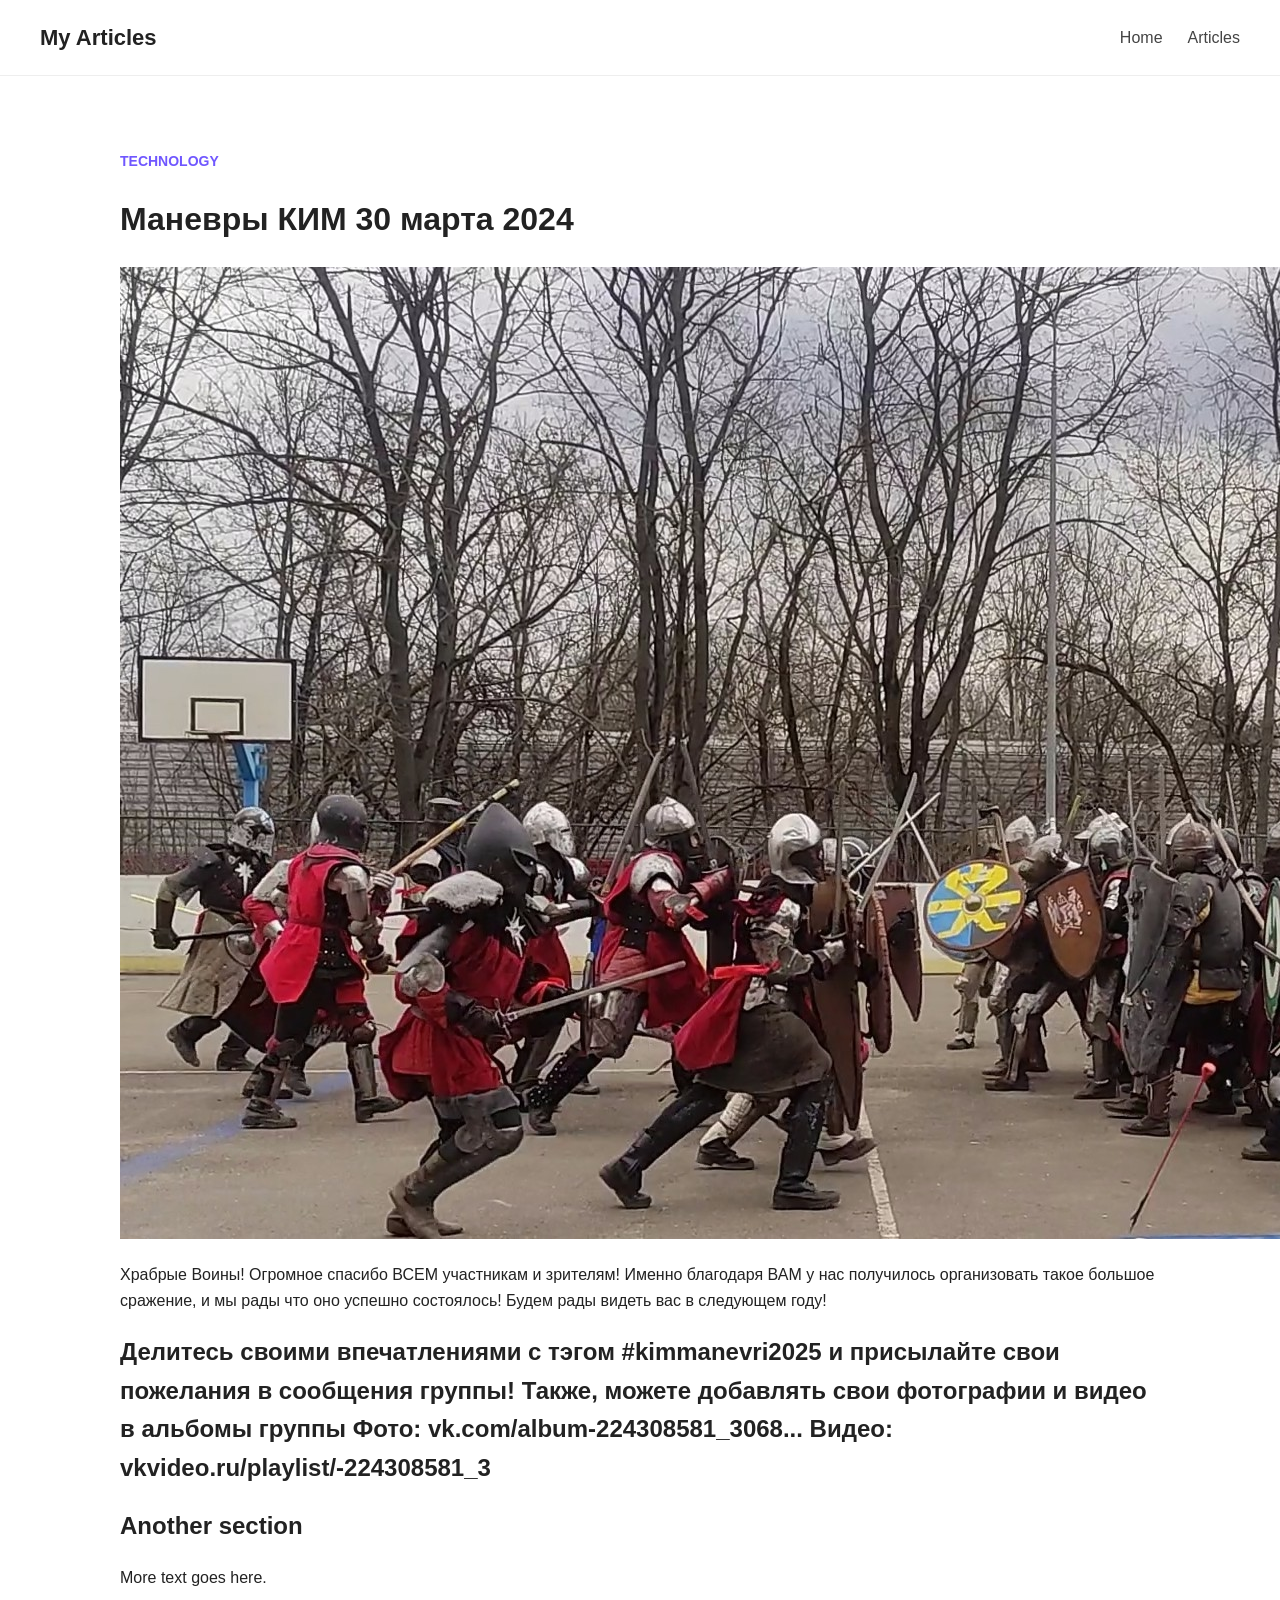
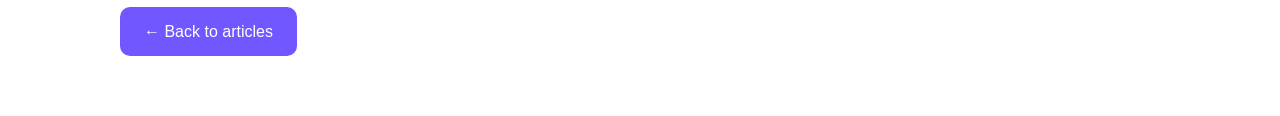
<file: articles/manevri_kim_spring_2024.html>
<!DOCTYPE html>

<html lang="ru">

<head>

    <meta charset="UTF-8">

    <meta name="viewport"
          content="width=device-width, initial-scale=1.0">

    <title>Маневры КИМ 30 марта 2024</title>

    <link rel="stylesheet"
          href="../style.css">

</head>


<body>

    <nav class="navbar">

        <a href="../index.html" class="logo">
            My Articles
        </a>

        <div class="nav-links">

            <a href="../index.html">
                Home
            </a>

            <a href="../index.html#articles">
                Articles
            </a>

        </div>

    </nav>


    <main class="article-page">

        <p class="category">
            Technology
        </p>

        <h1>
            Маневры КИМ 30 марта 2024
        </h1>

        <img
            src="../images/article1.jpg"
            alt="Article cover image"
            class="article-image"
        >


        <p>
            Храбрые Воины! Огромное спасибо ВСЕМ участникам и зрителям! Именно благодаря ВАМ у нас получилось организовать такое большое сражение, и мы рады что оно успешно состоялось!
            Будем рады видеть вас в следующем году!
            
            
        </p>


        <h2>
            Делитесь своими впечатлениями с тэгом #kimmanevri2025 и присылайте свои пожелания в сообщения группы!
            Также, можете добавлять свои фотографии и видео в альбомы группы
            Фото:
            vk.com/album-224308581_3068...
            Видео:
            vkvideo.ru/playlist/-224308581_3
        </h2>

        <h2>
            Another section
        </h2>

        <p>
            More text goes here.
        </p>


        <a
            href="../index.html"
            class="button"
        >
            ← Back to articles
        </a>

    </main>

</body>

</html>
</file>
<file: style.css>
/* -------------------------
   GENERAL
------------------------- */

* {
    box-sizing: border-box;
}

html {
    scroll-behavior: smooth;
}

body {
    margin: 0;

    font-family: Arial, sans-serif;

    background: #ffffff;
    color: #222222;

    line-height: 1.6;

    transition:
        background 0.3s ease,
        color 0.3s ease;
}


/* -------------------------
   NAVIGATION
------------------------- */

.navbar {
    display: flex;

    align-items: center;

    justify-content: space-between;

    padding: 20px 40px;

    border-bottom: 1px solid #eeeeee;

    position: sticky;
    top: 0;

    background: rgba(255, 255, 255, 0.95);

    backdrop-filter: blur(10px);

    z-index: 100;
}


/* Website name */

.logo {
    font-size: 22px;

    font-weight: bold;

    color: #222;

    text-decoration: none;
}


/* Menu links */

.nav-links {
    display: flex;

    gap: 25px;
}

.nav-links a {
    color: #444;

    text-decoration: none;

    transition: color 0.2s ease;
}

.nav-links a:hover {
    color: #7057ff;
}


/* -------------------------
   BUTTONS
------------------------- */

.button {
    display: inline-block;

    padding: 12px 24px;

    background: #7057ff;

    color: white;

    text-decoration: none;

    border-radius: 10px;

    transition:
        transform 0.2s ease,
        background 0.2s ease,
        box-shadow 0.2s ease;
}


/* What happens when the mouse is over it */

.button:hover {
    background: #5740d8;

    transform: translateY(-3px);

    box-shadow: 0 8px 20px rgba(0, 0, 0, 0.15);
}


/* What happens when clicked */

.button:active {
    transform: translateY(0);
}


/* Navigation button */

.nav-button {
    border: none;

    padding: 10px 16px;

    border-radius: 20px;

    background: #eeeeee;

    cursor: pointer;

    transition: 0.2s ease;
}

.nav-button:hover {
    background: #dddddd;
}


/* -------------------------
   HERO
------------------------- */

.hero {
    max-width: 900px;

    margin: 0 auto;

    padding: 120px 30px;

    text-align: center;
}

.hero h1 {
    font-size: 60px;

    line-height: 1.1;

    margin-bottom: 20px;
}

.hero p {
    font-size: 20px;

    color: #666;

    margin-bottom: 35px;
}


/* -------------------------
   ARTICLES
------------------------- */

main {
    max-width: 1100px;

    margin: 0 auto;

    padding: 60px 30px;
}

.article-grid {

    display: grid;

    grid-template-columns:
        repeat(2, 1fr);

    gap: 30px;
}


/* Article card */

.article-card {

    background: white;

    border-radius: 16px;

    overflow: hidden;

    border: 1px solid #eeeeee;

    transition:
        transform 0.25s ease,
        box-shadow 0.25s ease;
}


/* Card animation */

.article-card:hover {

    transform: translateY(-6px);

    box-shadow:
        0 15px 40px rgba(0, 0, 0, 0.12);
}


/* Article image */

.article-card img {

    width: 100%;

    height: 250px;

    object-fit: cover;

    display: block;

    transition: transform 0.4s ease;
}


/* Zoom image when hovering over card */

.article-card:hover img {

    transform: scale(1.04);
}


/* Article text */

.article-content {

    padding: 25px;
}

.article-content h3 {

    font-size: 25px;

    margin: 8px 0;
}

.article-content h3 a {

    color: #222;

    text-decoration: none;
}

.category {

    color: #7057ff;

    font-size: 14px;

    font-weight: bold;

    text-transform: uppercase;
}

.read-more {

    color: #7057ff;

    text-decoration: none;

    font-weight: bold;
}


/* -------------------------
   ABOUT
------------------------- */

.about {

    max-width: 800px;

    margin: 80px auto;

    padding: 40px 30px;

    text-align: center;
}


/* -------------------------
   FOOTER
------------------------- */

footer {

    text-align: center;

    padding: 40px;

    color: #888;

    border-top: 1px solid #eeeeee;
}


/* -------------------------
   DARK MODE
------------------------- */

body.dark {

    background: #151515;

    color: #eeeeee;
}

body.dark .navbar {

    background: rgba(21, 21, 21, 0.95);

    border-color: #333;
}

body.dark .logo,
body.dark .nav-links a,
body.dark .article-content h3 a {

    color: #eeeeee;
}

body.dark .article-card {

    background: #202020;

    border-color: #333;
}

body.dark .hero p {

    color: #aaa;
}

body.dark .nav-button {

    background: #333;

    color: white;
}
</file>
